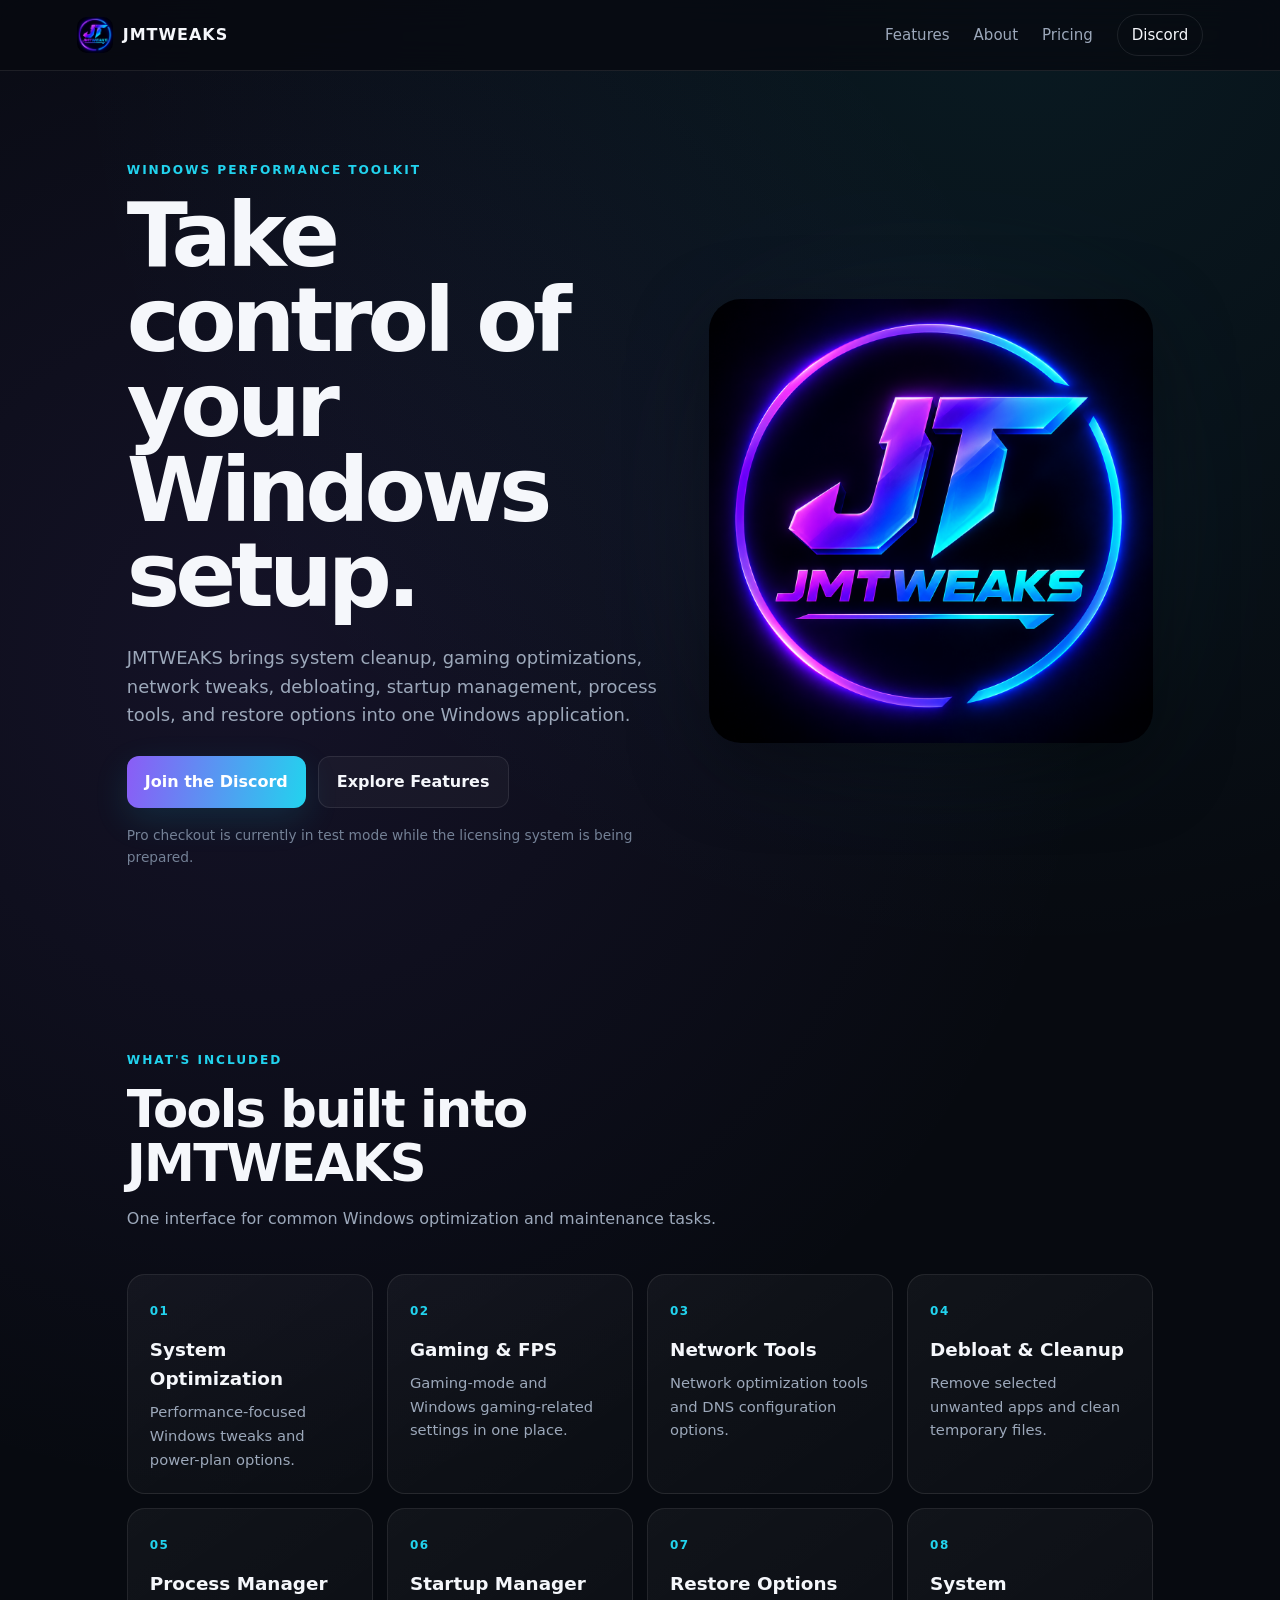
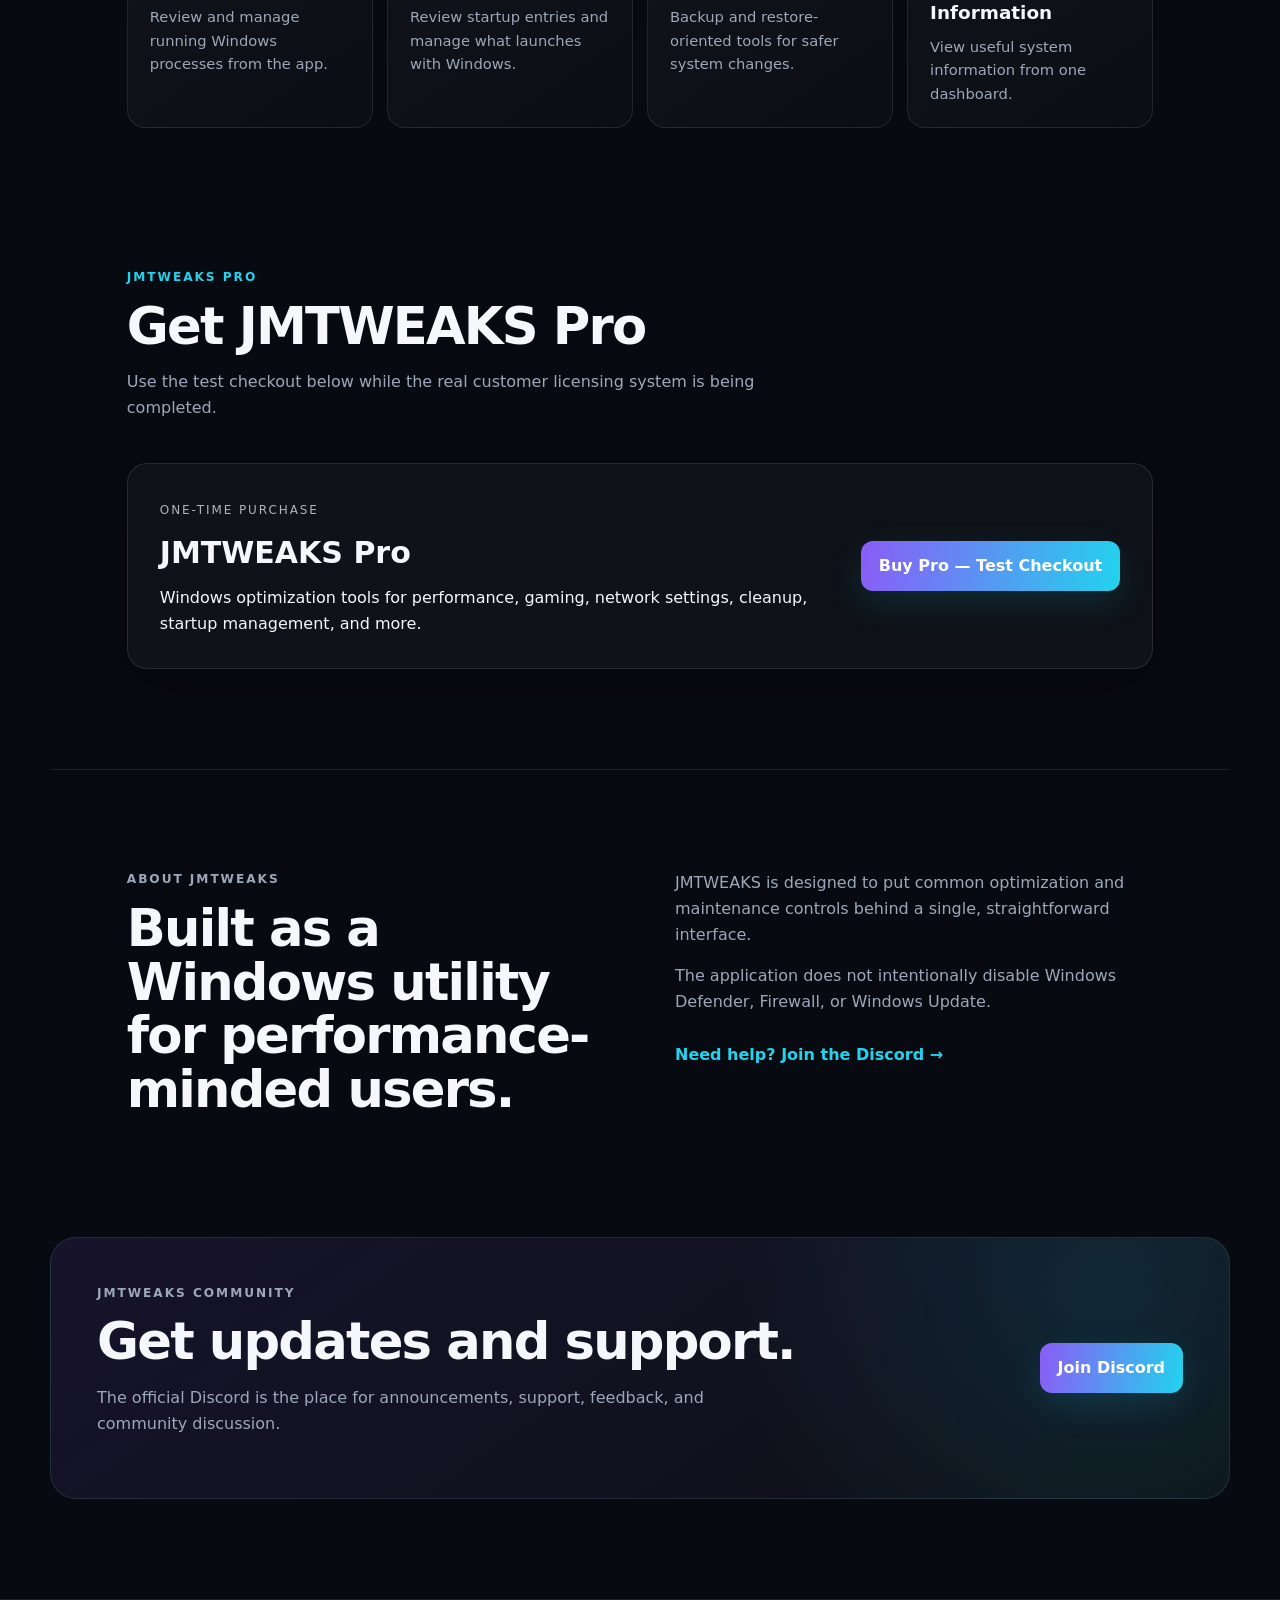
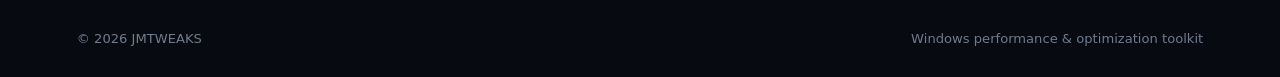
<file: index.html>
<!DOCTYPE html>
<html lang="en">
<head>
  <meta charset="UTF-8">
  <meta name="viewport" content="width=device-width, initial-scale=1.0">
  <meta name="description" content="JMTWEAKS — Windows optimization software built for gamers and performance-focused users.">
  <title>JMTWEAKS — Windows Performance Toolkit</title>
  <link rel="icon" href="assets/jmtweaks.ico" type="image/x-icon">
  <link rel="stylesheet" href="style.css">
</head>
<body>
  <header class="nav">
    <a class="brand" href="#top">
      <img src="assets/jmtweaks-logo.png" alt="JMTWEAKS logo">
      <span>JMTWEAKS</span>
    </a>
    <nav>
      <a href="#features">Features</a>
      <a href="#about">About</a>
      <a href="#pricing">Pricing</a>
      <a class="nav-button" href="https://discord.gg/qcQ9DX2Hx" target="_blank" rel="noopener">Discord</a>
    </nav>
  </header>

  <main id="top">
    <section class="hero">
      <div class="hero-copy">
        <p class="eyebrow">WINDOWS PERFORMANCE TOOLKIT</p>
        <h1>Take control of your Windows setup.</h1>
        <p class="lead">JMTWEAKS brings system cleanup, gaming optimizations, network tweaks, debloating, startup management, process tools, and restore options into one Windows application.</p>
        <div class="actions">
          <a class="button primary" href="https://discord.gg/qcQ9DX2Hx" target="_blank" rel="noopener">Join the Discord</a>
          <a class="button secondary" href="#features">Explore Features</a>
        </div>
        <p class="note">Pro checkout is currently in test mode while the licensing system is being prepared.</p>
      </div>
      <div class="hero-art">
        <div class="glow"></div>
        <img src="assets/jmtweaks-logo.png" alt="JMTWEAKS neon logo">
      </div>
    </section>

    <section id="features" class="section">
      <div class="section-heading">
        <p class="eyebrow">WHAT'S INCLUDED</p>
        <h2>Tools built into JMTWEAKS</h2>
        <p>One interface for common Windows optimization and maintenance tasks.</p>
      </div>
      <div class="grid">
        <article class="card"><span>01</span><h3>System Optimization</h3><p>Performance-focused Windows tweaks and power-plan options.</p></article>
        <article class="card"><span>02</span><h3>Gaming & FPS</h3><p>Gaming-mode and Windows gaming-related settings in one place.</p></article>
        <article class="card"><span>03</span><h3>Network Tools</h3><p>Network optimization tools and DNS configuration options.</p></article>
        <article class="card"><span>04</span><h3>Debloat & Cleanup</h3><p>Remove selected unwanted apps and clean temporary files.</p></article>
        <article class="card"><span>05</span><h3>Process Manager</h3><p>Review and manage running Windows processes from the app.</p></article>
        <article class="card"><span>06</span><h3>Startup Manager</h3><p>Review startup entries and manage what launches with Windows.</p></article>
        <article class="card"><span>07</span><h3>Restore Options</h3><p>Backup and restore-oriented tools for safer system changes.</p></article>
        <article class="card"><span>08</span><h3>System Information</h3><p>View useful system information from one dashboard.</p></article>
      </div>
    </section>

    <section id="pricing" class="section pricing-section">
      <div class="section-heading">
        <p class="eyebrow">JMTWEAKS PRO</p>
        <h2>Get JMTWEAKS Pro</h2>
        <p>Use the test checkout below while the real customer licensing system is being completed.</p>
      </div>
      <div class="pricing-card">
        <div>
          <span class="price-label">ONE-TIME PURCHASE</span>
          <h3>JMTWEAKS Pro</h3>
          <p>Windows optimization tools for performance, gaming, network settings, cleanup, startup management, and more.</p>
        </div>
        <a class="button primary" href="https://buy.stripe.com/test_8x24gt6Hic4C17S0ty6Zy00" target="_blank" rel="noopener">Buy Pro — Test Checkout</a>
      </div>
    </section>

    <section id="about" class="section split">
      <div>
        <p class="eyebrow">ABOUT JMTWEAKS</p>
        <h2>Built as a Windows utility for performance-minded users.</h2>
      </div>
      <div>
        <p>JMTWEAKS is designed to put common optimization and maintenance controls behind a single, straightforward interface.</p>
        <p>The application does not intentionally disable Windows Defender, Firewall, or Windows Update.</p>
        <a class="text-link" href="https://discord.gg/qcQ9DX2Hx" target="_blank" rel="noopener">Need help? Join the Discord →</a>
      </div>
    </section>

    <section class="cta">
      <div>
        <p class="eyebrow">JMTWEAKS COMMUNITY</p>
        <h2>Get updates and support.</h2>
        <p>The official Discord is the place for announcements, support, feedback, and community discussion.</p>
      </div>
      <a class="button primary" href="https://discord.gg/qcQ9DX2Hx" target="_blank" rel="noopener">Join Discord</a>
    </section>
  </main>

  <footer>
    <span>© <span id="year"></span> JMTWEAKS</span>
    <span>Windows performance &amp; optimization toolkit</span>
  </footer>
  <script src="script.js"></script>
</body>
</html>
</file>
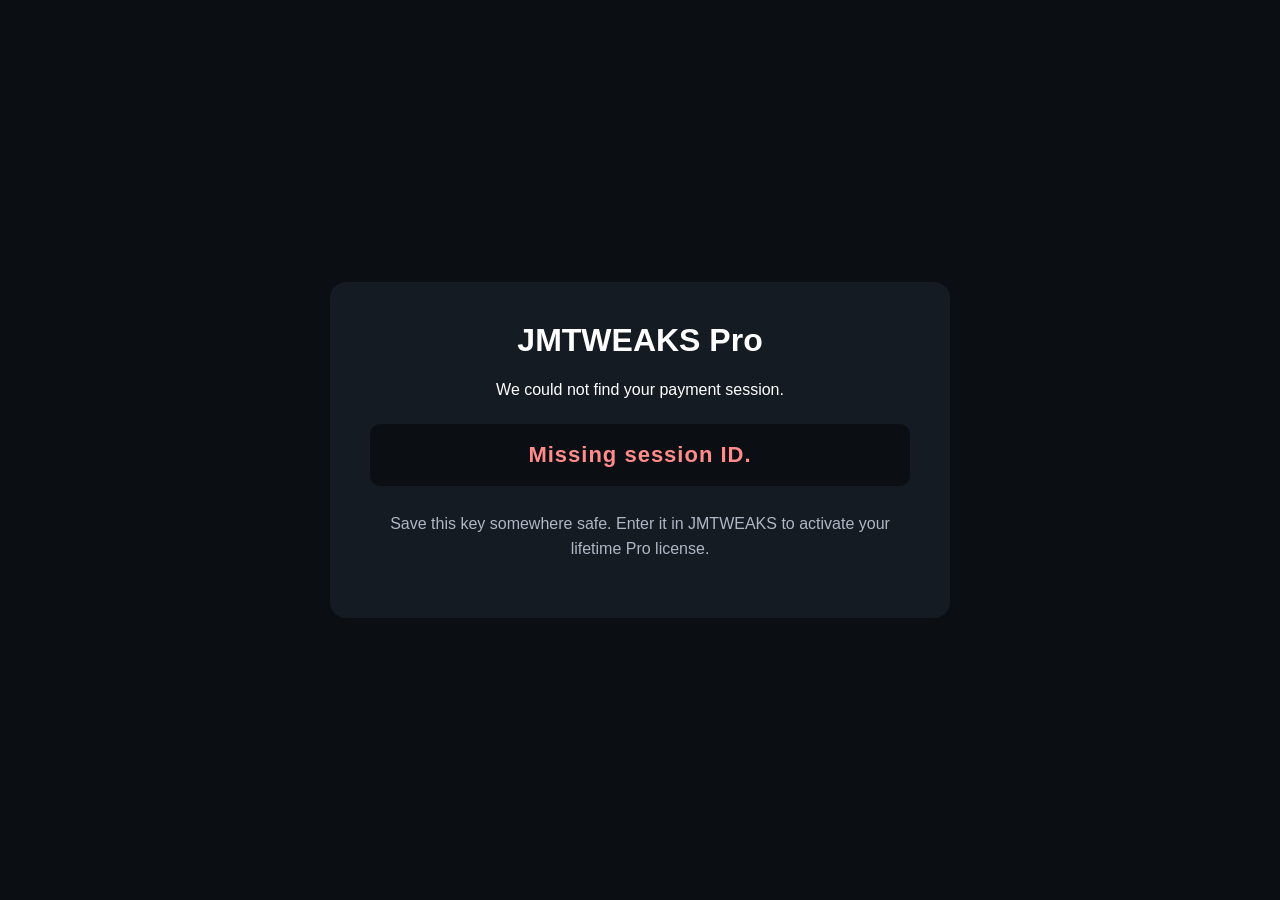
<file: license-success.html>
<!DOCTYPE html>
<html lang="en">
<head>
  <meta charset="UTF-8">
  <meta name="viewport" content="width=device-width, initial-scale=1.0">
  <title>JMTWEAKS - Your License</title>
  <style>
    body{margin:0;min-height:100vh;display:flex;align-items:center;justify-content:center;background:#0b0f14;color:#fff;font-family:Arial,sans-serif}
    .card{width:min(620px,92%);padding:40px;text-align:center;background:#151b23;border-radius:16px;box-sizing:border-box}
    h1{margin-top:0}.key{margin:25px 0;padding:18px;background:#0b0f14;border-radius:10px;font-size:22px;font-weight:bold;letter-spacing:1px;word-break:break-all}
    .note{color:#aeb7c4;line-height:1.6}button{padding:12px 20px;border:0;border-radius:8px;cursor:pointer;font-weight:bold}.error{color:#ff8b8b}
  </style>
</head>
<body>
  <div class="card">
    <h1>JMTWEAKS Pro</h1>
    <p id="status">Retrieving your license...</p>
    <div class="key" id="license">Please wait...</div>
    <button id="copy" onclick="copyKey()" style="display:none;">Copy License Key</button>
    <p class="note">Save this key somewhere safe. Enter it in JMTWEAKS to activate your lifetime Pro license.</p>
  </div>
  <script>
    const API="https://jmtweaks-license.jmbsblszn.workers.dev/license";
    const sessionId=new URLSearchParams(window.location.search).get("session_id");
    let licenseKey="";
    async function loadLicense(){
      const status=document.getElementById("status"),box=document.getElementById("license"),copy=document.getElementById("copy");
      if(!sessionId){status.textContent="We could not find your payment session.";box.textContent="Missing session ID.";box.className="key error";return;}
      try{
        const response=await fetch(API+"?session_id="+encodeURIComponent(sessionId));
        const data=await response.json();
        if(!response.ok||!data.ready||!data.license_key){
          status.textContent="Your payment was received, but your license is still being created.";
          box.textContent="Please refresh this page in a few seconds.";box.className="key error";return;
        }
        licenseKey=data.license_key;
        status.textContent="Your payment was successful. Your lifetime Pro license is ready.";
        box.textContent=licenseKey;copy.style.display="inline-block";
      }catch(e){status.textContent="We couldn't reach the license server.";box.textContent="Please refresh the page.";box.className="key error";}
    }
    function copyKey(){if(licenseKey) navigator.clipboard.writeText(licenseKey).then(()=>alert("License key copied."));}
    loadLicense();
  </script>
</body>
</html>
</file>
<file: style.css>
:root {
  --bg: #070a10;
  --panel: #0d121b;
  --panel-2: #111827;
  --text: #f5f7fb;
  --muted: #9ca8ba;
  --line: rgba(255,255,255,.09);
  --accent: #8b5cf6;
  --accent-2: #22d3ee;
  --shadow: 0 24px 80px rgba(0,0,0,.38);
}
* { box-sizing: border-box; }
html { scroll-behavior: smooth; }
body { margin: 0; background: radial-gradient(circle at 80% 0%, rgba(34,211,238,.08), transparent 28%), radial-gradient(circle at 20% 20%, rgba(139,92,246,.10), transparent 30%), var(--bg); color: var(--text); font-family: Inter, ui-sans-serif, system-ui, -apple-system, BlinkMacSystemFont, "Segoe UI", sans-serif; line-height: 1.6; }
a { color: inherit; text-decoration: none; }
.nav { position: sticky; top: 0; z-index: 10; display: flex; align-items: center; justify-content: space-between; padding: 14px 6vw; background: rgba(7,10,16,.78); backdrop-filter: blur(16px); border-bottom: 1px solid var(--line); }
.brand { display: flex; align-items: center; gap: 10px; font-weight: 800; letter-spacing: .06em; }
.brand img { width: 36px; height: 36px; object-fit: cover; border-radius: 10px; }
.nav nav, .nav > nav { display: flex; align-items: center; gap: 24px; color: var(--muted); font-size: .94rem; }
.nav nav a:hover { color: var(--text); }
.nav-button { padding: 8px 14px; border: 1px solid var(--line); border-radius: 999px; color: var(--text) !important; }
.hero { min-height: 78vh; display: grid; grid-template-columns: 1.1fr .9fr; align-items: center; gap: 40px; max-width: 1180px; margin: auto; padding: 90px 6vw 70px; }
.eyebrow { margin: 0 0 12px; color: var(--accent-2); font-size: .76rem; font-weight: 800; letter-spacing: .16em; }
h1 { max-width: 760px; margin: 0; font-size: clamp(3rem, 7vw, 6.3rem); line-height: .95; letter-spacing: -.055em; }
h2 { margin: 0; font-size: clamp(2rem, 4vw, 3.5rem); line-height: 1.05; letter-spacing: -.035em; }
h3 { margin: 12px 0 7px; font-size: 1.15rem; }
.lead { max-width: 680px; margin: 26px 0; color: var(--muted); font-size: 1.12rem; }
.actions { display: flex; flex-wrap: wrap; gap: 12px; }
.button { display: inline-flex; align-items: center; justify-content: center; padding: 12px 18px; border-radius: 12px; font-weight: 750; border: 1px solid var(--line); transition: transform .2s ease, border-color .2s ease; }
.button:hover { transform: translateY(-2px); border-color: rgba(255,255,255,.25); }
.primary { background: linear-gradient(100deg, var(--accent), var(--accent-2)); color: #fff; border: 0; box-shadow: 0 12px 35px rgba(34,211,238,.13); }
.secondary { background: rgba(255,255,255,.035); }
.note { margin-top: 16px; color: #748196; font-size: .86rem; }
.hero-art { position: relative; display: grid; place-items: center; }
.hero-art img { position: relative; width: min(100%, 470px); border-radius: 32px; box-shadow: var(--shadow); }
.glow { position: absolute; width: 70%; aspect-ratio: 1; background: linear-gradient(135deg, var(--accent), var(--accent-2)); filter: blur(100px); opacity: .16; }
.section { max-width: 1180px; margin: auto; padding: 100px 6vw; }
.section-heading { max-width: 700px; margin-bottom: 42px; }
.section-heading > p:last-child, .split p, .cta p { color: var(--muted); }
.grid { display: grid; grid-template-columns: repeat(4, 1fr); gap: 14px; }
.card { min-height: 190px; padding: 22px; background: linear-gradient(145deg, rgba(255,255,255,.045), rgba(255,255,255,.018)); border: 1px solid var(--line); border-radius: 18px; }
.card span { color: var(--accent-2); font-size: .75rem; font-weight: 800; letter-spacing: .12em; }
.card p { margin: 0; color: var(--muted); font-size: .92rem; }
.split { display: grid; grid-template-columns: 1fr 1fr; gap: 70px; border-top: 1px solid var(--line); }
.split p { margin-top: 0; }
.text-link { display: inline-block; margin-top: 12px; color: var(--accent-2); font-weight: 700; }
.cta { max-width: 1180px; margin: 20px auto 100px; padding: 46px; display: flex; align-items: center; justify-content: space-between; gap: 30px; border: 1px solid var(--line); border-radius: 26px; background: radial-gradient(circle at 90% 20%, rgba(34,211,238,.12), transparent 35%), linear-gradient(145deg, rgba(139,92,246,.12), rgba(255,255,255,.025)); }
.cta p { max-width: 650px; }
footer { display: flex; justify-content: space-between; gap: 20px; padding: 28px 6vw; border-top: 1px solid var(--line); color: #6f7b8f; font-size: .82rem; }
@media (max-width: 900px) { .hero, .split { grid-template-columns: 1fr; } .hero-art { order: -1; } .grid { grid-template-columns: repeat(2, 1fr); } .cta { margin-left: 6vw; margin-right: 6vw; } }
@media (max-width: 600px) { .nav nav a:not(.nav-button) { display: none; } .hero { padding-top: 55px; } .grid { grid-template-columns: 1fr; } .cta, footer { flex-direction: column; align-items: flex-start; } .section { padding-top: 70px; padding-bottom: 70px; } }


.pricing-section {
  padding-top: 40px;
}

.pricing-card {
  display: flex;
  align-items: center;
  justify-content: space-between;
  gap: 32px;
  padding: 32px;
  border: 1px solid rgba(255,255,255,.10);
  border-radius: 20px;
  background: rgba(255,255,255,.035);
  box-shadow: 0 20px 60px rgba(0,0,0,.25);
}

.pricing-card h3 {
  margin: 8px 0;
  font-size: 30px;
}

.pricing-card p {
  max-width: 650px;
  margin: 0;
}

.price-label {
  font-size: 12px;
  letter-spacing: .16em;
  opacity: .7;
}

@media (max-width: 760px) {
  .pricing-card {
    flex-direction: column;
    align-items: flex-start;
  }
}
</file>
